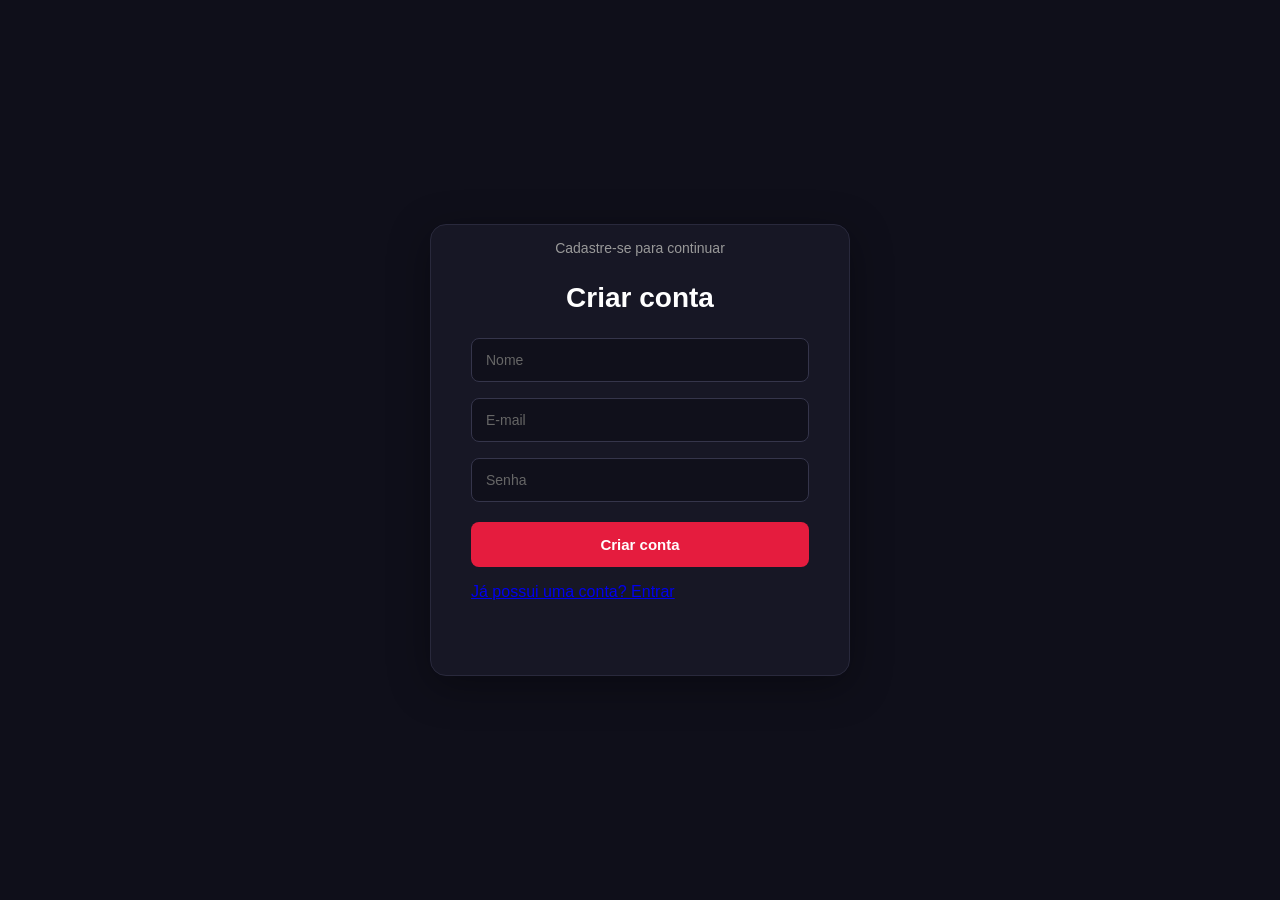
<file: users/cadastro.html>
<!DOCTYPE html>
<html lang="en">
<head>
    <meta charset="UTF-8">
    <meta name="viewport" content="width=device-width, initial-scale=1.0">
    <title>Document</title>
    <link rel="stylesheet" href="../assets/css/cadastro.css">
</head>
<body>
    <main>
        <form id="form-cadastro">
            <p id="aviso"></p>
            <input
                type="text"
                id="nome"
                placeholder="Nome"
                required
            >

            <input
                type="email"
                id="email"
                placeholder="E-mail"
                required
            >

            <input
                type="password"
                id="senha"
                placeholder="Senha"
                required
            >

            <button type="submit">
                Criar conta
            </button>

            <a href="./login.html">Já possui uma conta? Entrar</a>
        </form>
    </main>
    <script src="../assets/js/cadastro.js"></script>
</body>
</html>
</file>
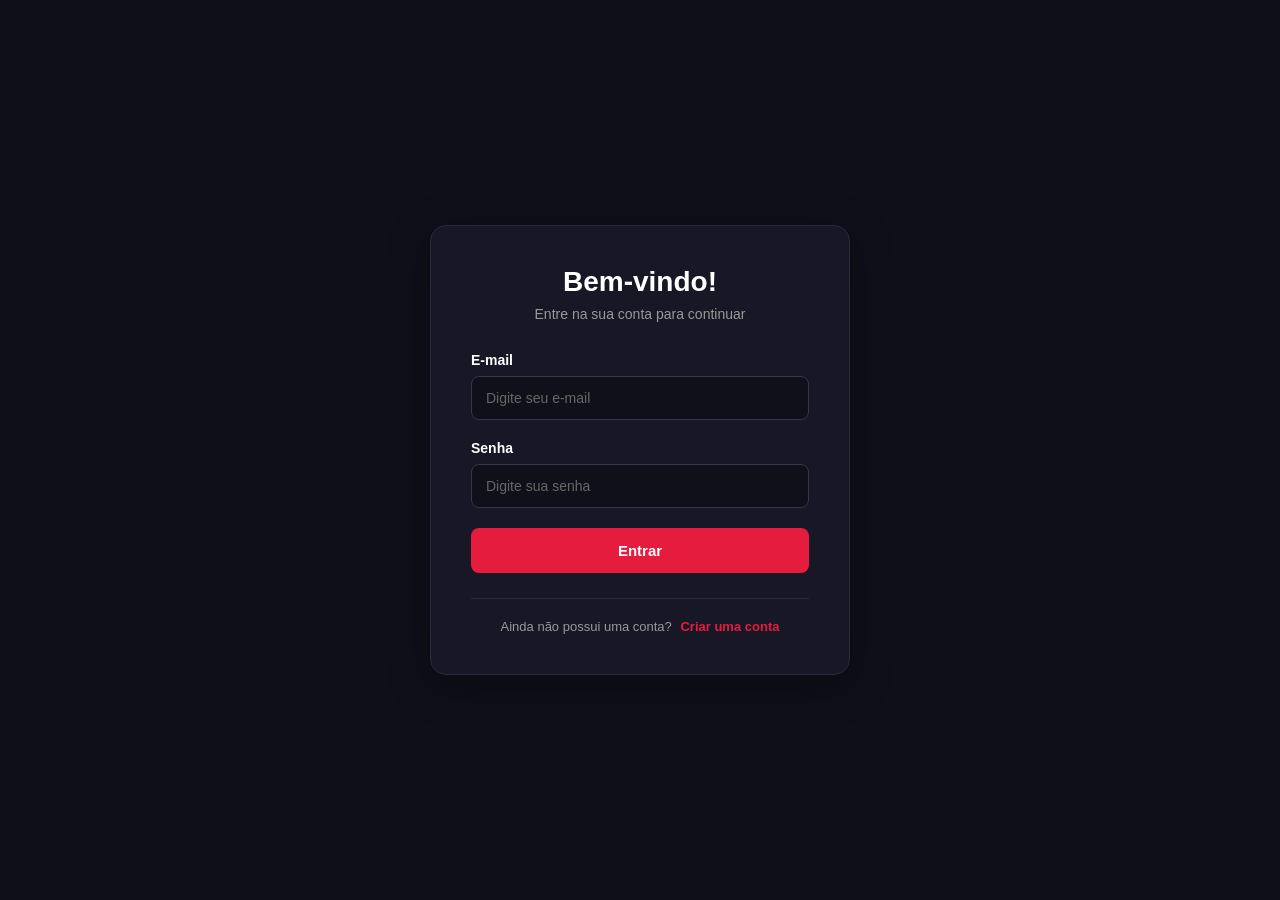
<file: users/login.html>
<!DOCTYPE html>
<html lang="en">
<head>
    <meta charset="UTF-8">
    <meta name="viewport" content="width=device-width, initial-scale=1.0">
    <title>Login</title>
    <link rel="stylesheet" href="../assets/css/login.css">
</head>
<body>
    <main class="login-container">
        <div class="login-card">
            <div class="login-header">
                <h1>Bem-vindo!</h1>
                <p>Entre na sua conta para continuar</p>
            </div>

            <form id="form-login">
                <div class="input-group">
                    <label for="email">E-mail</label>

                    <input
                        type="email"
                        id="email-login"
                        name="email-login"
                        placeholder="Digite seu e-mail"
                        required
                    >
                </div>

                <div class="input-group">
                    <label for="senha">Senha</label>

                    <input
                        type="password"
                        id="senha-login"
                        name="senha-login"
                        placeholder="Digite sua senha"
                        required
                    >
                </div>

                <p id="aviso-login"></p>

                <button type="submit" class="btn-login">Entrar</button>
            </form>

            <div class="cadastro">
                <p>Ainda não possui uma conta?</p>
                <a href="./cadastro.html">Criar uma conta</a>
            </div>
        </div>
    </main>
    <script type="module" src="../assets/js/login.js"></script>
</body>
</html>
</file>
<file: assets/css/cadastro.css>
* {
    margin: 0;
    padding: 0;
    box-sizing: border-box;
}

body {
    min-height: 100vh;
    font-family: Arial, sans-serif;
    background: #0f0f1a;
    color: #fff;
    display: flex;
    align-items: center;
    justify-content: center;
}

main {
    width: 100%;
    padding: 20px;
}

#form-cadastro {
    width: 100%;
    max-width: 420px;
    margin: 0 auto;
    padding: 40px;
    background: #171725;
    border: 1px solid #29293c;
    border-radius: 16px;
    box-shadow: 0 10px 40px rgba(0, 0, 0, 0.35);
    display: flex;
    flex-direction: column;
    gap: 16px;
}

#form-cadastro::before {
    content: "Criar conta";

    margin-bottom: 8px;

    font-size: 28px;
    font-weight: bold;

    text-align: center;
}

#form-cadastro::after {
    content: "Cadastre-se para continuar";

    order: -1;

    margin-top: -25px;
    margin-bottom: 10px;

    color: #999;

    font-size: 14px;

    text-align: center;
}

#form-cadastro input {
    width: 100%;

    padding: 13px 14px;

    border: 1px solid #35354b;
    border-radius: 8px;

    outline: none;

    background: #10101b;
    color: #fff;

    font-size: 14px;

    transition: border-color 0.2s, box-shadow 0.2s;
}

#form-cadastro input::placeholder {
    color: #666;
}

#form-cadastro input:focus {
    border-color: #e51c3e;

    box-shadow: 0 0 0 2px rgba(229, 28, 62, 0.1);
}

#form-cadastro button {
    width: 100%;

    padding: 14px;

    margin-top: 4px;

    border: none;
    border-radius: 8px;

    background: #e51c3e;
    color: #fff;

    font-size: 15px;
    font-weight: bold;

    cursor: pointer;

    transition: 0.2s;
}

#form-cadastro button:hover {
    filter: brightness(1.1);
}

#aviso {
    order: 10;

    min-height: 18px;

    color: #e51c3e;

    font-size: 13px;

    text-align: center;
}

@media (max-width: 480px) {

    main {
        padding: 15px;
    }

    #form-cadastro {
        padding: 30px 20px;
    }

    #form-cadastro::before {
        font-size: 24px;
    }

}
</file>
<file: assets/css/login.css>
* {
    margin: 0;
    padding: 0;
    box-sizing: border-box;
}

body {
    min-height: 100vh;

    font-family: Arial, sans-serif;

    background: #0f0f1a;

    color: #fff;

    display: flex;
    align-items: center;
    justify-content: center;
}

.login-container {
    width: 100%;
    padding: 20px;
}

.login-card {
    width: 100%;
    max-width: 420px;

    margin: auto;
    padding: 40px;

    background: #171725;

    border: 1px solid #29293c;
    border-radius: 16px;

    box-shadow: 0 10px 40px rgba(0, 0, 0, 0.35);
}

.login-header {
    text-align: center;
    margin-bottom: 30px;
}

.login-header h1 {
    margin-bottom: 8px;

    font-size: 28px;
}

.login-header p {
    color: #999;
    font-size: 14px;
}

.input-group {
    display: flex;
    flex-direction: column;

    gap: 8px;

    margin-bottom: 20px;
}

.input-group label {
    font-size: 14px;
    font-weight: 600;
}

.input-group input {
    width: 100%;

    padding: 13px 14px;

    border: 1px solid #35354b;
    border-radius: 8px;

    outline: none;

    background: #10101b;
    color: #fff;

    font-size: 14px;

    transition: border-color 0.2s;
}

.input-group input:focus {
    border-color: #e51c3e;
}

.input-group input::placeholder {
    color: #666;
}

.btn-login {
    width: 100%;

    padding: 14px;

    border: none;
    border-radius: 8px;

    background: #e51c3e;
    color: #fff;

    font-size: 15px;
    font-weight: bold;

    cursor: pointer;

    transition: 0.2s;
}

.btn-login:hover {
    filter: brightness(1.1);
}

#mensagem-login {
    margin-bottom: 15px;

    color: #e51c3e;

    font-size: 13px;
    text-align: center;
}

.cadastro {
    margin-top: 25px;
    padding-top: 20px;

    border-top: 1px solid #29293c;

    text-align: center;

    font-size: 13px;
}

.cadastro p {
    display: inline;

    color: #999;
}

.cadastro a {
    margin-left: 5px;

    color: #e51c3e;

    font-weight: bold;

    text-decoration: none;
}

.cadastro a:hover {
    text-decoration: underline;
}

@media (max-width: 480px) {

    .login-card {
        padding: 30px 20px;
    }

}
</file>
